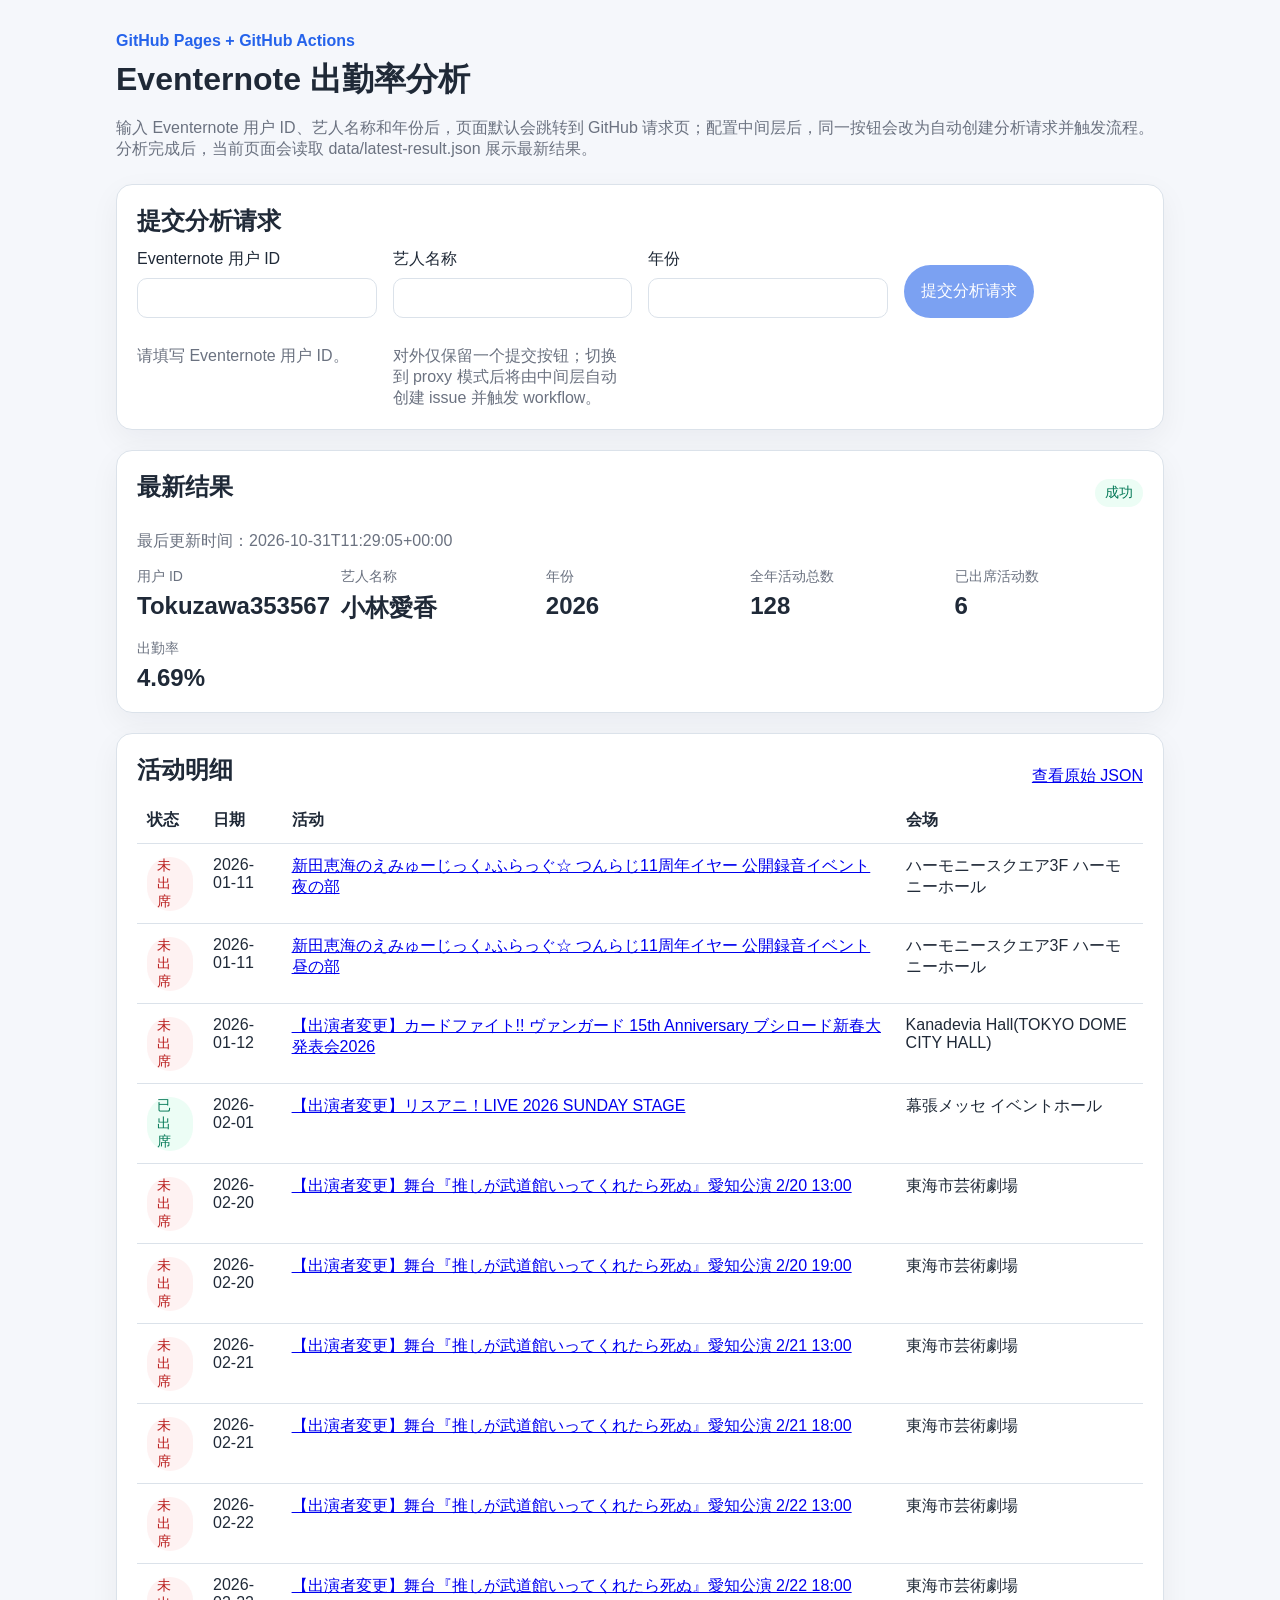
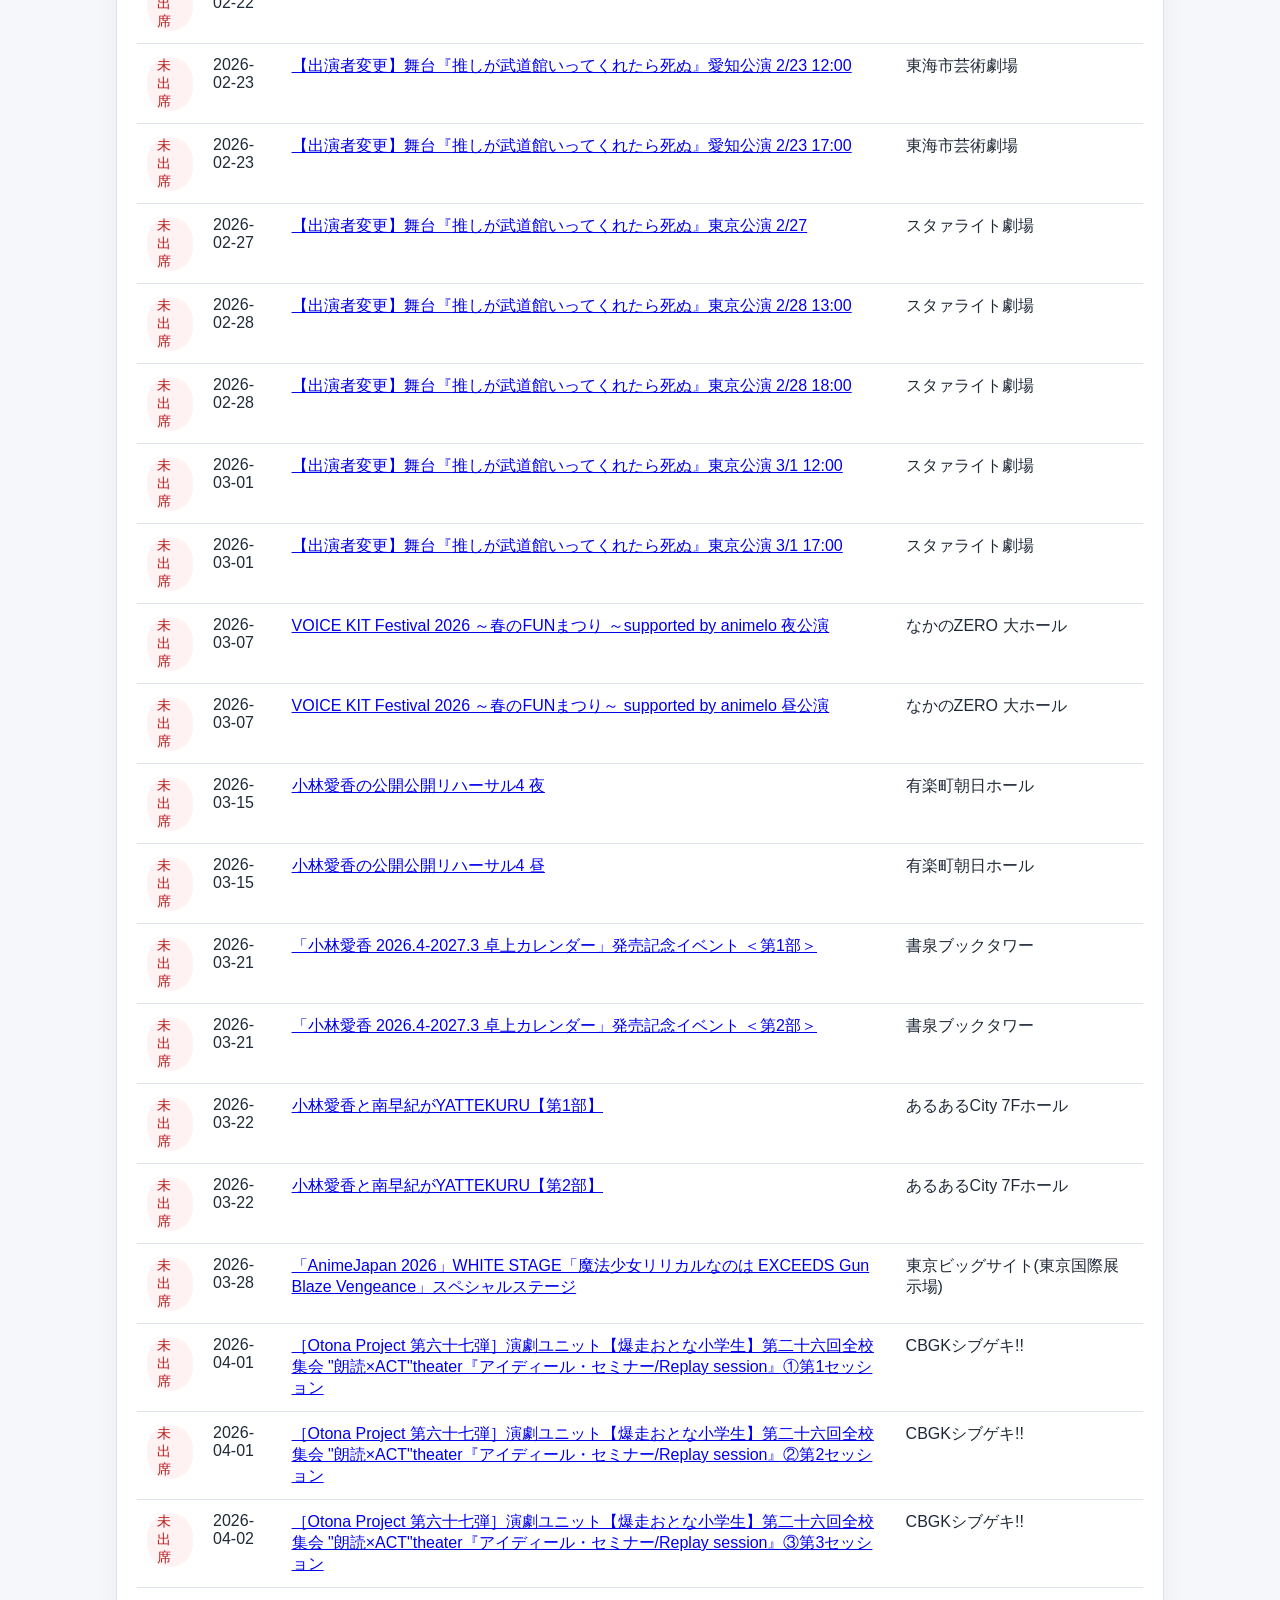
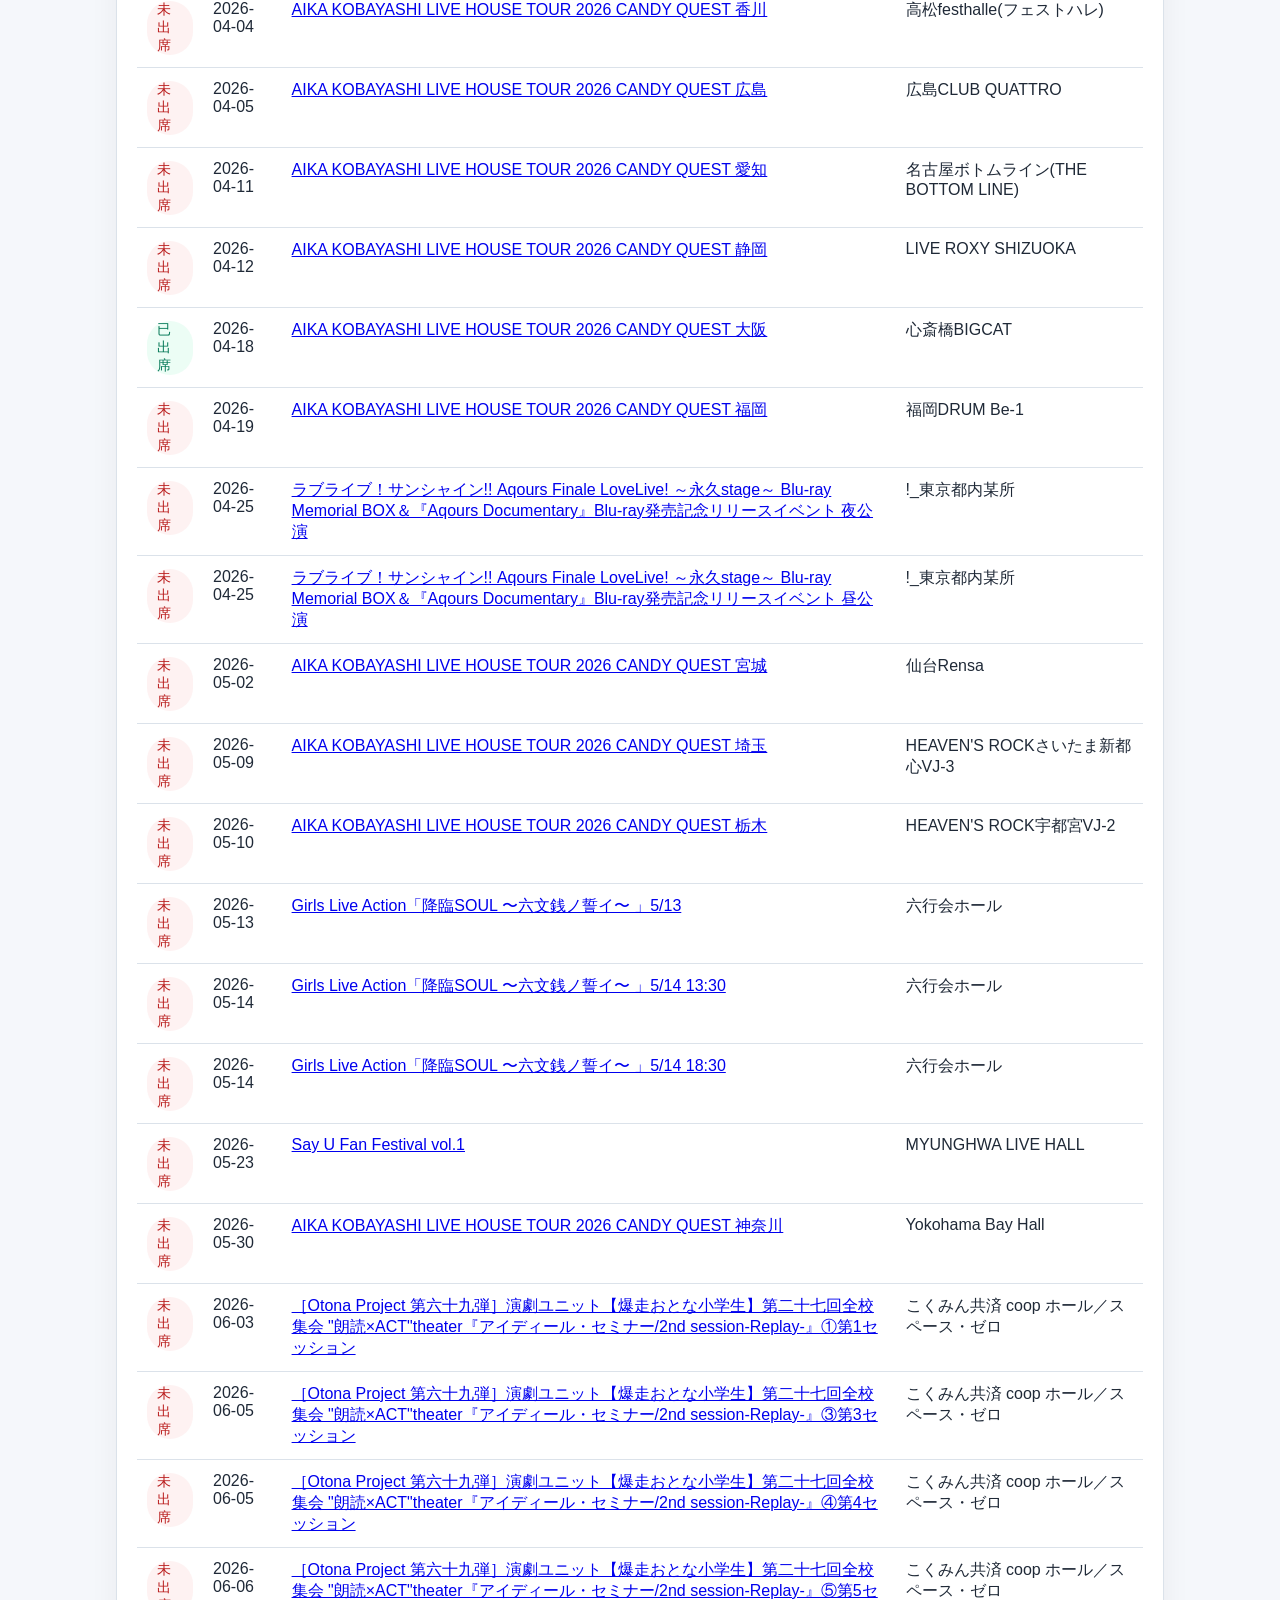
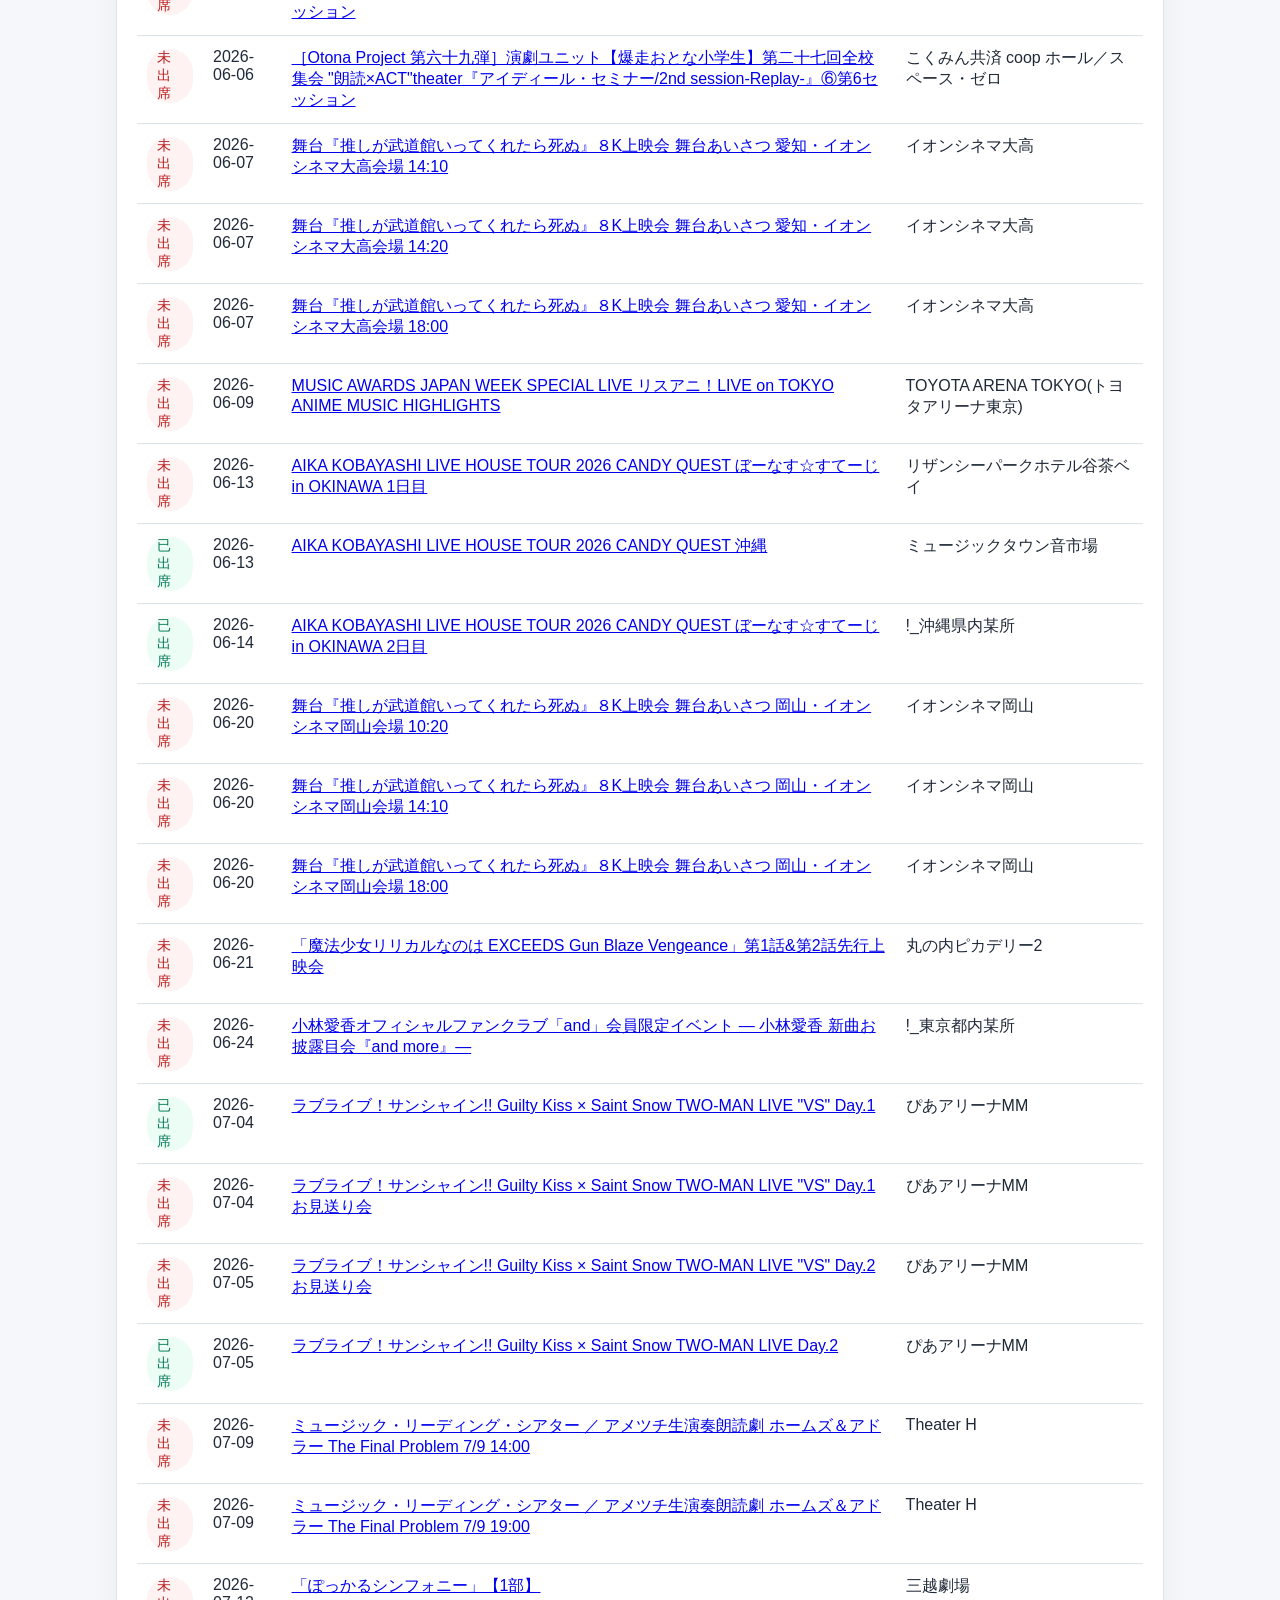
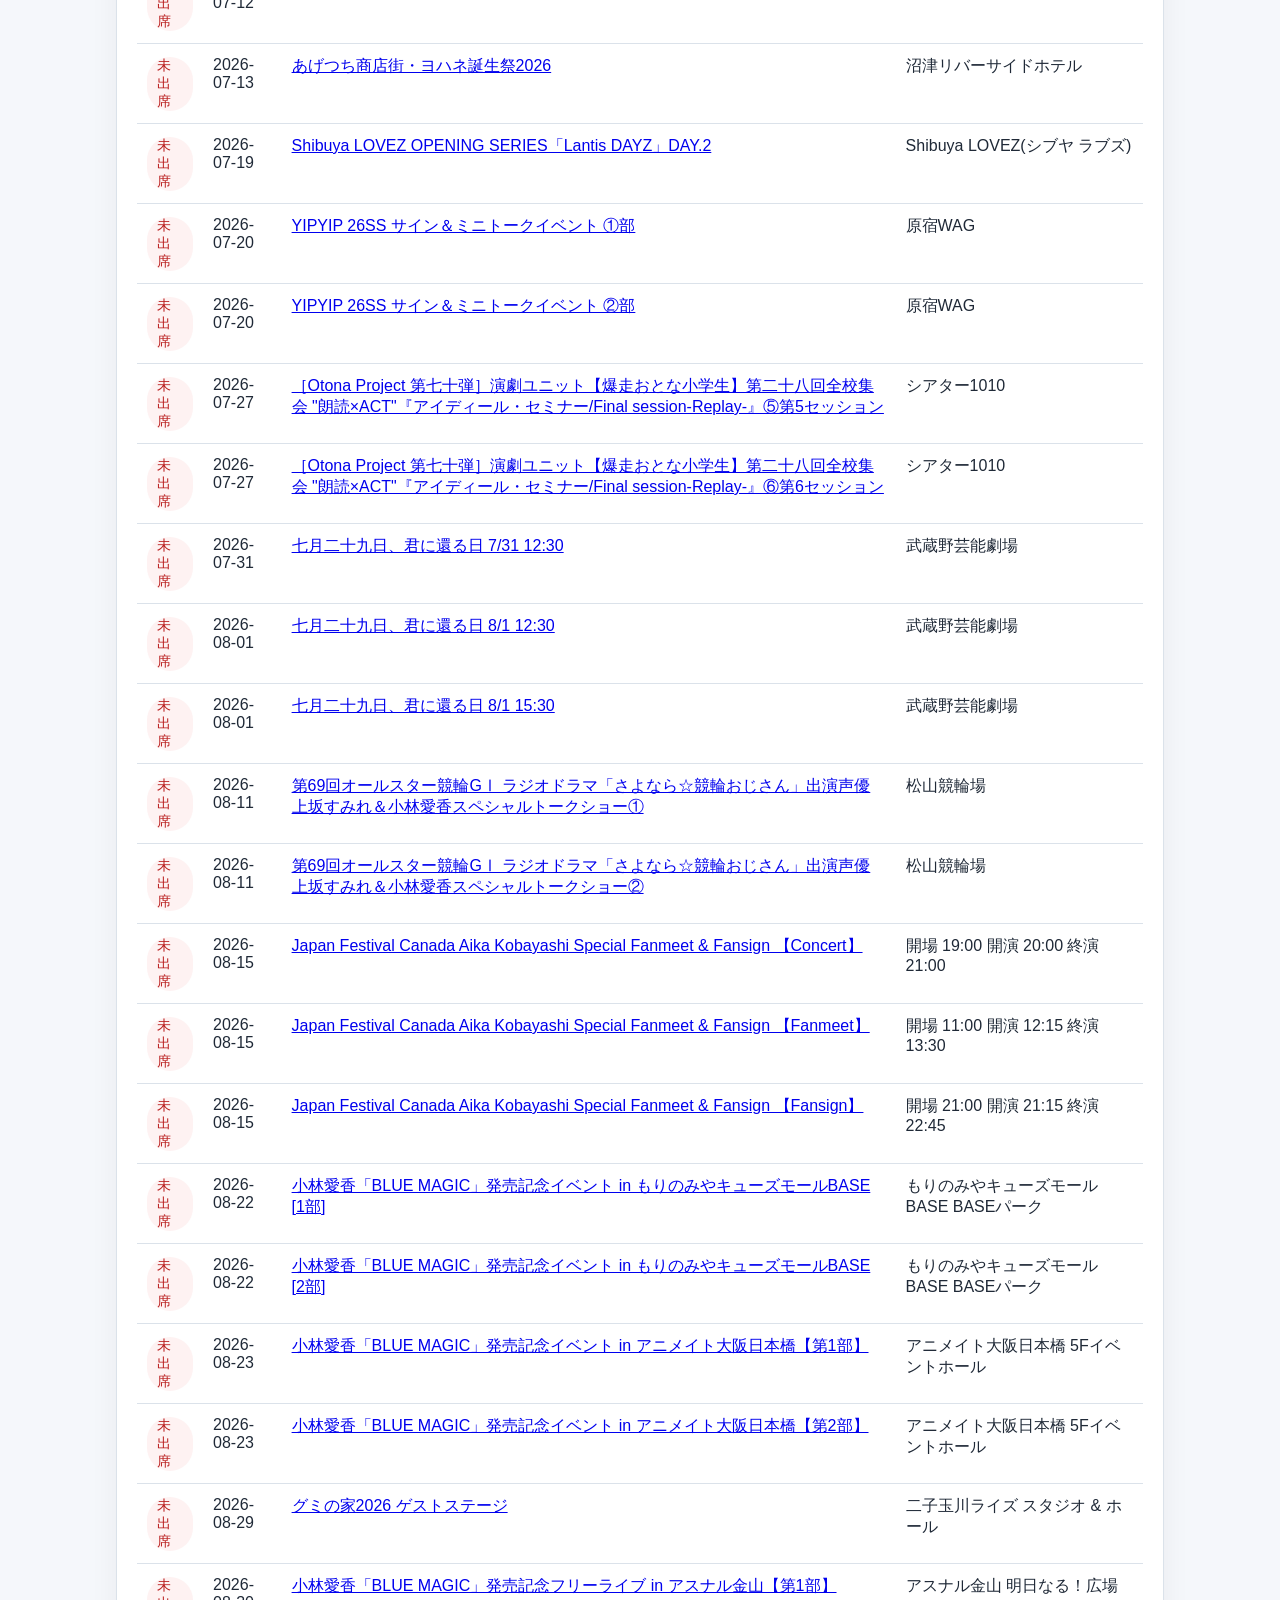
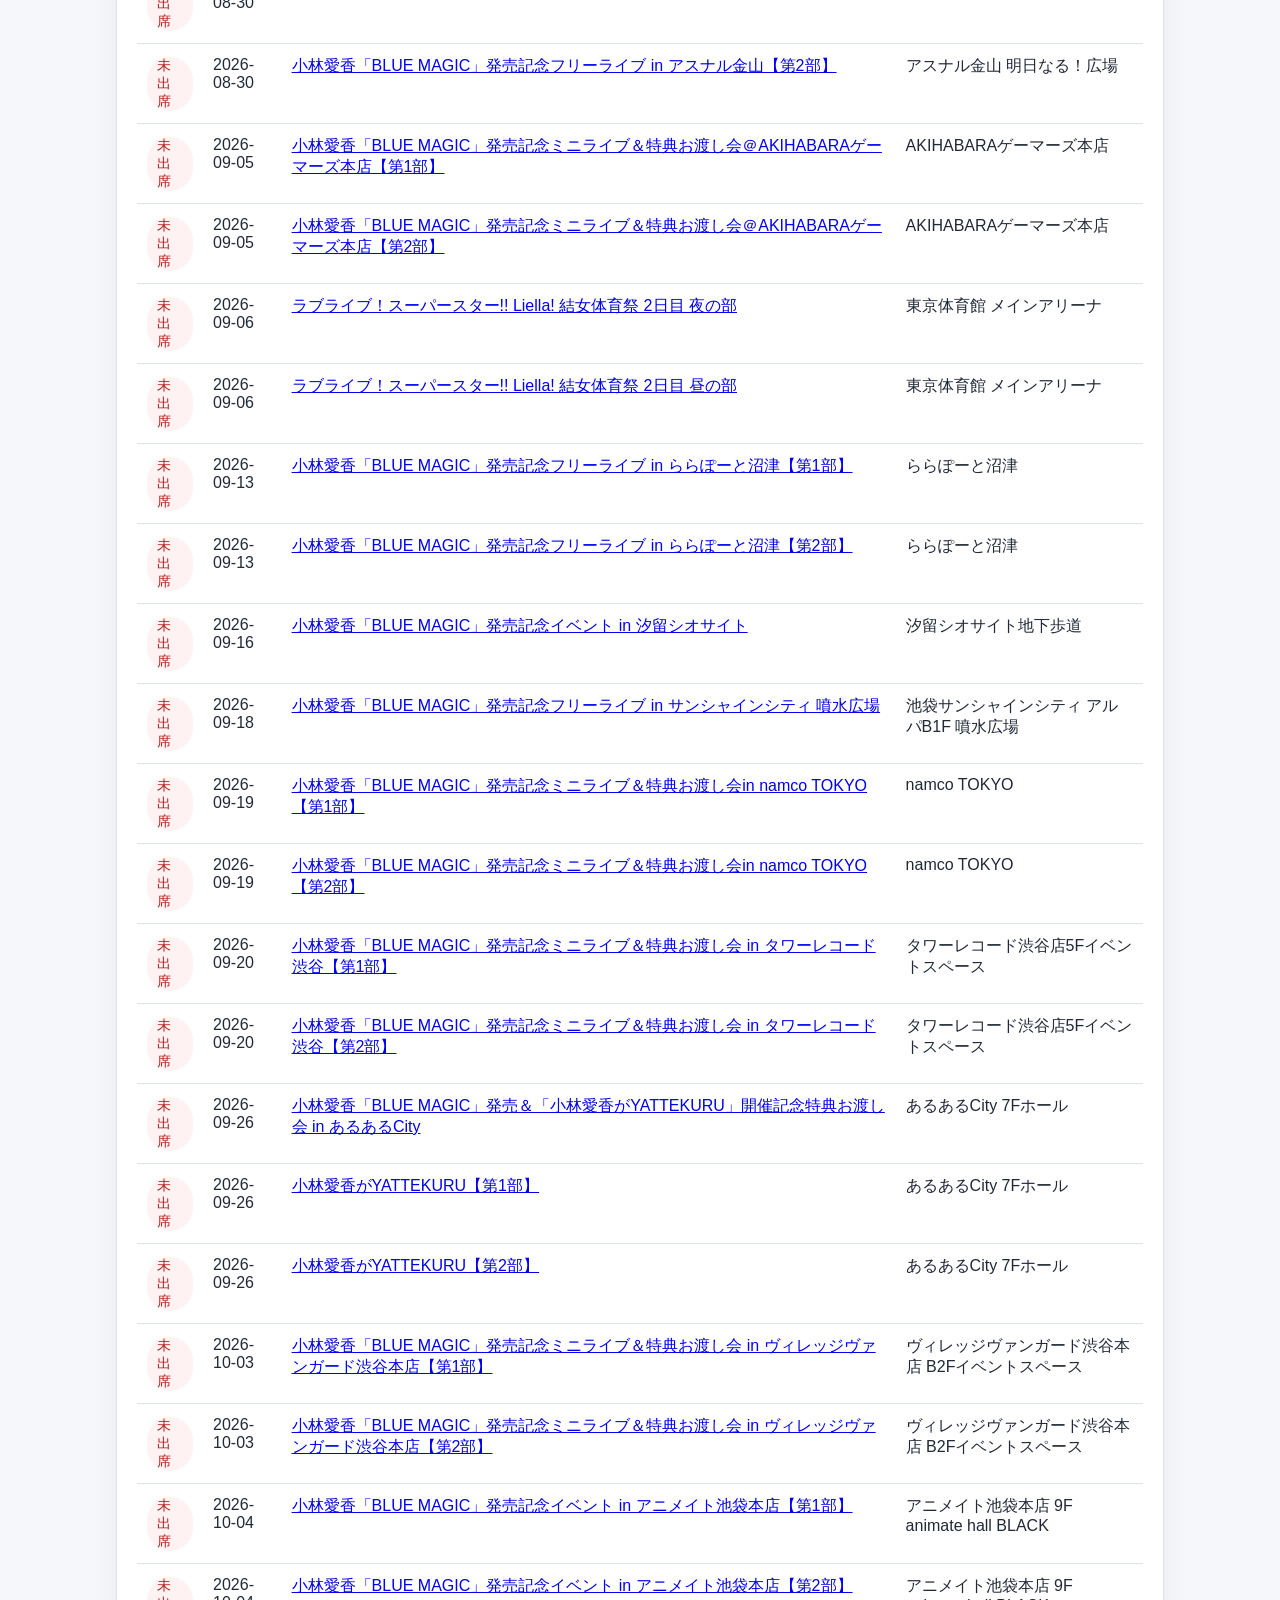
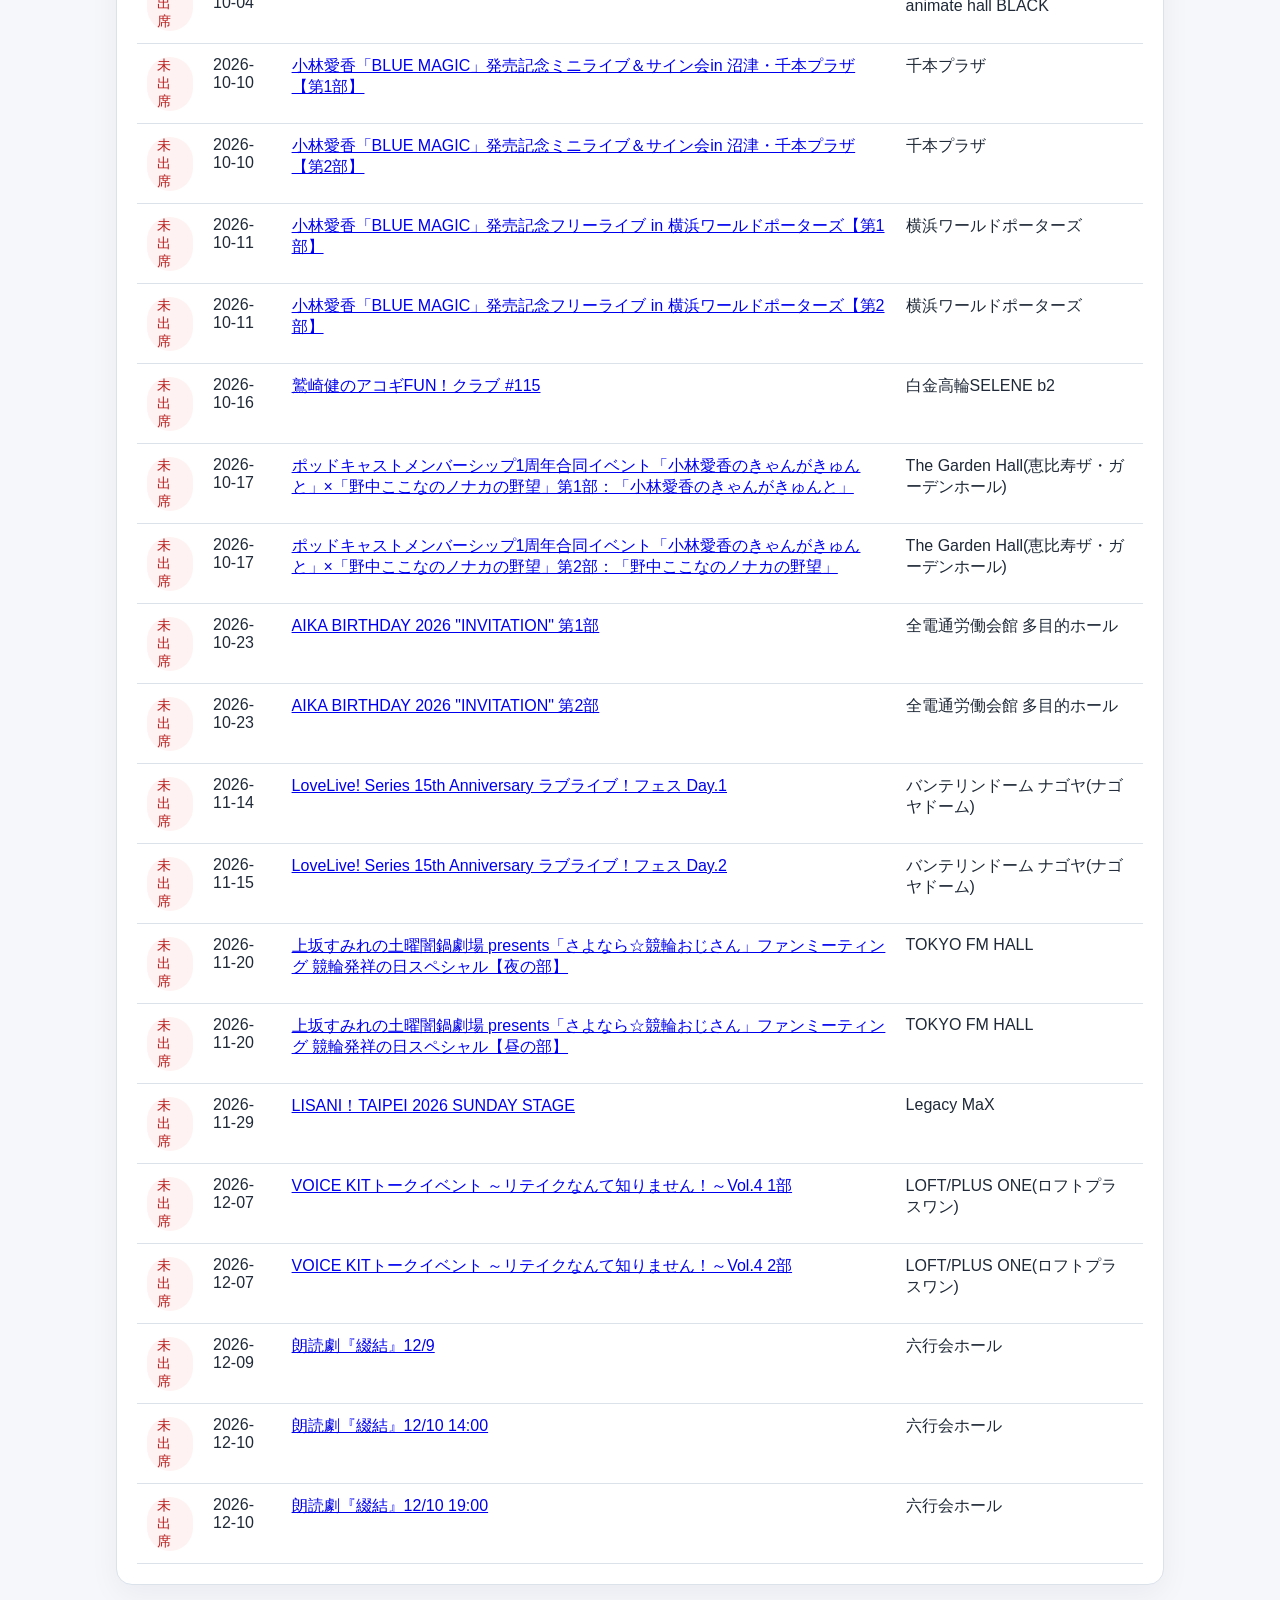
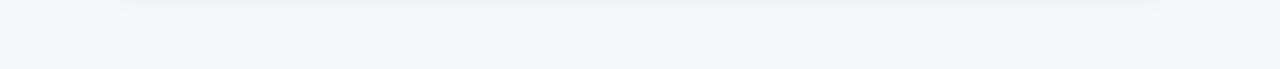
<file: index.html>
<!DOCTYPE html>
<html lang="zh-CN">
  <head>
    <meta charset="UTF-8" />
    <meta name="viewport" content="width=device-width, initial-scale=1.0" />
    <title>Eventernote 出勤率分析</title>
    <link rel="stylesheet" href="./style.css" />
  </head>
  <body>
    <main class="layout">
      <header class="hero">
        <p class="eyebrow">GitHub Pages + GitHub Actions</p>
        <h1>Eventernote 出勤率分析</h1>
        <p class="description">
          输入 Eventernote 用户 ID、艺人名称和年份后，页面默认会跳转到 GitHub 请求页；配置中间层后，同一按钮会改为自动创建分析请求并触发流程。
          分析完成后，当前页面会读取 <code>data/latest-result.json</code> 展示最新结果。
        </p>
      </header>

      <section class="card">
        <h2>提交分析请求</h2>
        <form id="request-form" class="grid-form">
          <label>
            <span>Eventernote 用户 ID</span>
            <input id="user-id" name="user_id" type="text" autocomplete="off" required />
          </label>
          <label>
            <span>艺人名称</span>
            <input id="actor-name" name="actor_name" type="text" autocomplete="off" required />
          </label>
          <label>
            <span>年份</span>
            <input id="year" name="year" type="number" min="2000" max="2100" inputmode="numeric" required />
          </label>
          <div class="actions">
            <button id="open-request" type="submit">提交分析请求</button>
          </div>
          <p id="request-hint" class="form-note">
            填完参数后将根据当前配置自动提交请求。
          </p>
          <div id="request-feedback" class="request-feedback hidden"></div>
          <p class="form-note">对外仅保留一个提交按钮；切换到 proxy 模式后将由中间层自动创建 issue 并触发 workflow。</p>
        </form>
      </section>

      <section class="card">
        <div class="section-title-row">
          <h2>最新结果</h2>
          <span id="status-pill" class="pill">读取中</span>
        </div>
        <p id="status-message" class="muted">正在加载最新分析结果…</p>
        <div id="summary" class="summary hidden">
          <div>
            <span>用户 ID</span>
            <strong id="summary-user-id">-</strong>
          </div>
          <div>
            <span>艺人名称</span>
            <strong id="summary-actor-name">-</strong>
          </div>
          <div>
            <span>年份</span>
            <strong id="summary-year">-</strong>
          </div>
          <div>
            <span>全年活动总数</span>
            <strong id="summary-total">-</strong>
          </div>
          <div>
            <span>已出席活动数</span>
            <strong id="summary-attended">-</strong>
          </div>
          <div>
            <span>出勤率</span>
            <strong id="summary-rate">-</strong>
          </div>
        </div>
        <div id="error-panel" class="error-panel hidden"></div>
        <ul id="warnings" class="warnings hidden"></ul>
      </section>

      <section class="card">
        <div class="section-title-row">
          <h2>活动明细</h2>
          <a href="./data/latest-result.json" target="_blank" rel="noreferrer">查看原始 JSON</a>
        </div>
        <div class="table-wrapper">
          <table>
            <thead>
              <tr>
                <th>状态</th>
                <th>日期</th>
                <th>活动</th>
                <th>会场</th>
              </tr>
            </thead>
            <tbody id="events-body">
              <tr>
                <td colspan="4" class="muted">尚无分析结果。</td>
              </tr>
            </tbody>
          </table>
        </div>
      </section>
    </main>

    <script src="./app.js" defer></script>
  </body>
</html>
</file>
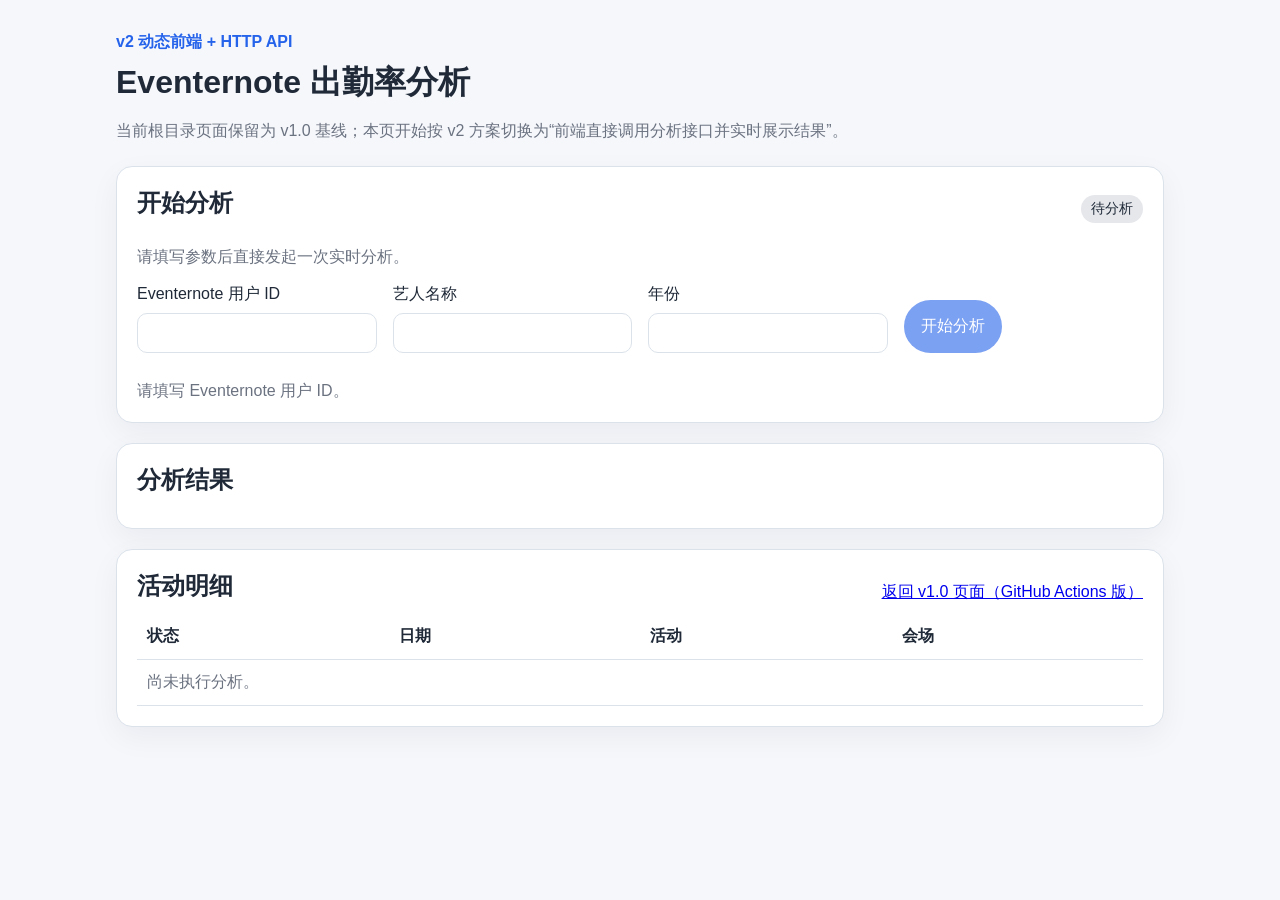
<file: v2/index.html>
<!DOCTYPE html>
<html lang="zh-CN">
  <head>
    <meta charset="UTF-8" />
    <meta name="viewport" content="width=device-width, initial-scale=1.0" />
    <title>Eventernote 出勤率分析 v2</title>
    <link rel="stylesheet" href="./style.css" />
  </head>
  <body>
    <main class="layout">
      <header class="hero">
        <p class="eyebrow">v2 动态前端 + HTTP API</p>
        <h1>Eventernote 出勤率分析</h1>
        <p class="description">
          当前根目录页面保留为 v1.0 基线；本页开始按 v2 方案切换为“前端直接调用分析接口并实时展示结果”。
        </p>
      </header>

      <section class="card">
        <div class="section-title-row">
          <h2>开始分析</h2>
          <span id="status-pill" class="pill">待分析</span>
        </div>
        <p id="status-message" class="muted">请填写参数后直接发起一次实时分析。</p>
        <form id="request-form" class="grid-form">
          <label>
            <span>Eventernote 用户 ID</span>
            <input id="user-id" name="user_id" type="text" autocomplete="off" required />
          </label>
          <label>
            <span>艺人名称</span>
            <input id="actor-name" name="actor_name" type="text" autocomplete="off" required />
          </label>
          <label>
            <span>年份</span>
            <input id="year" name="year" type="number" min="2000" max="2100" inputmode="numeric" required />
          </label>
          <div class="actions">
            <button id="run-analysis" type="submit">开始分析</button>
          </div>
          <p id="api-hint" class="form-note">正在加载 v2 接口配置…</p>
          <div id="request-feedback" class="request-feedback hidden"></div>
        </form>
      </section>

      <section class="card">
        <h2>分析结果</h2>
        <div id="summary" class="summary hidden">
          <div>
            <span>用户 ID</span>
            <strong id="summary-user-id">-</strong>
          </div>
          <div>
            <span>艺人名称</span>
            <strong id="summary-actor-name">-</strong>
          </div>
          <div>
            <span>年份</span>
            <strong id="summary-year">-</strong>
          </div>
          <div>
            <span>全年活动总数</span>
            <strong id="summary-total">-</strong>
          </div>
          <div>
            <span>已出席活动数</span>
            <strong id="summary-attended">-</strong>
          </div>
          <div>
            <span>出勤率</span>
            <strong id="summary-rate">-</strong>
          </div>
        </div>
        <div id="error-panel" class="error-panel hidden"></div>
        <ul id="warnings" class="warnings hidden"></ul>
      </section>

      <section class="card">
        <div class="section-title-row">
          <h2>活动明细</h2>
          <a href="../index.html" aria-label="返回 v1.0 GitHub Actions 页面">返回 v1.0 页面（GitHub Actions 版）</a>
        </div>
        <div class="table-wrapper">
          <table>
            <thead>
              <tr>
                <th>状态</th>
                <th>日期</th>
                <th>活动</th>
                <th>会场</th>
              </tr>
            </thead>
            <tbody id="events-body">
              <tr>
                <td colspan="4" class="muted">尚未执行分析。</td>
              </tr>
            </tbody>
          </table>
        </div>
      </section>
    </main>

    <script src="./app.js" defer></script>
  </body>
</html>
</file>
<file: style.css>
:root {
  color-scheme: light;
  --bg: #f5f7fb;
  --card: #ffffff;
  --text: #1f2937;
  --muted: #6b7280;
  --border: #dbe2ea;
  --accent: #2563eb;
  --success-bg: #ecfdf5;
  --success-text: #047857;
  --danger-bg: #fef2f2;
  --danger-text: #b91c1c;
}

* {
  box-sizing: border-box;
}

body {
  margin: 0;
  font-family: -apple-system, BlinkMacSystemFont, "Segoe UI", sans-serif;
  background: var(--bg);
  color: var(--text);
}

code,
pre,
input,
button,
a {
  font: inherit;
}

.layout {
  max-width: 1080px;
  margin: 0 auto;
  padding: 32px 16px 64px;
}

.hero {
  margin-bottom: 24px;
}

.eyebrow {
  margin: 0 0 8px;
  color: var(--accent);
  font-weight: 600;
}

h1,
h2 {
  margin: 0 0 12px;
}

.description,
.muted {
  color: var(--muted);
}

.card {
  background: var(--card);
  border: 1px solid var(--border);
  border-radius: 16px;
  padding: 20px;
  margin-bottom: 20px;
  box-shadow: 0 10px 30px rgba(15, 23, 42, 0.05);
}

.grid-form {
  display: grid;
  grid-template-columns: repeat(auto-fit, minmax(220px, 1fr));
  gap: 16px;
}

label {
  display: grid;
  gap: 8px;
}

input {
  width: 100%;
  padding: 10px 12px;
  border: 1px solid var(--border);
  border-radius: 10px;
  background: #fff;
}

.actions {
  display: flex;
  gap: 12px;
  flex-wrap: wrap;
  margin-top: 16px;
}

.form-note {
  margin: 12px 0 0;
  color: var(--muted);
}

.request-feedback {
  margin-top: 12px;
  padding: 12px 14px;
  border-radius: 12px;
  border: 1px solid var(--border);
  background: #eff6ff;
  color: #1d4ed8;
}

.request-feedback.success {
  background: var(--success-bg);
  color: var(--success-text);
  border-color: rgba(4, 120, 87, 0.2);
}

.request-feedback.error {
  background: var(--danger-bg);
  color: var(--danger-text);
  border-color: rgba(185, 28, 28, 0.2);
}

.request-feedback p {
  margin: 0;
}

.request-feedback-links {
  display: flex;
  gap: 12px;
  flex-wrap: wrap;
  margin-top: 10px;
}

button,
.secondary-button {
  display: inline-flex;
  align-items: center;
  justify-content: center;
  min-height: 42px;
  padding: 0 16px;
  border-radius: 999px;
  border: 1px solid transparent;
  cursor: pointer;
  text-decoration: none;
}

button {
  background: var(--accent);
  color: #fff;
}

button:disabled {
  cursor: not-allowed;
  opacity: 0.6;
}

.secondary-button {
  background: #fff;
  color: var(--text);
  border-color: var(--border);
}

.section-title-row {
  display: flex;
  align-items: center;
  justify-content: space-between;
  gap: 12px;
}

.pill {
  display: inline-flex;
  align-items: center;
  min-height: 28px;
  padding: 0 10px;
  border-radius: 999px;
  background: #e5e7eb;
  font-size: 14px;
}

.pill.success {
  background: var(--success-bg);
  color: var(--success-text);
}

.pill.error {
  background: var(--danger-bg);
  color: var(--danger-text);
}

.summary {
  display: grid;
  grid-template-columns: repeat(auto-fit, minmax(160px, 1fr));
  gap: 16px;
  margin-top: 16px;
}

.summary span {
  display: block;
  color: var(--muted);
  font-size: 14px;
}

.summary strong {
  display: block;
  margin-top: 6px;
  font-size: 24px;
}

.error-panel {
  margin-top: 16px;
  padding: 12px 14px;
  border-radius: 12px;
  background: var(--danger-bg);
  color: var(--danger-text);
}

.warnings {
  margin: 16px 0 0;
  padding-left: 20px;
  color: #92400e;
}

.table-wrapper {
  overflow-x: auto;
}

table {
  width: 100%;
  border-collapse: collapse;
}

th,
td {
  padding: 12px 10px;
  border-bottom: 1px solid var(--border);
  text-align: left;
  vertical-align: top;
}

.status-badge {
  display: inline-flex;
  align-items: center;
  min-height: 28px;
  padding: 0 10px;
  border-radius: 999px;
  font-size: 14px;
}

.status-badge.attended {
  background: var(--success-bg);
  color: var(--success-text);
}

.status-badge.missed {
  background: var(--danger-bg);
  color: var(--danger-text);
}

.hidden {
  display: none;
}

@media (max-width: 640px) {
  .layout {
    padding: 24px 12px 48px;
  }

  .card {
    padding: 16px;
  }
}
</file>
<file: v2/style.css>
:root {
  color-scheme: light;
  --bg: #f5f7fb;
  --card: #ffffff;
  --text: #1f2937;
  --muted: #6b7280;
  --border: #dbe2ea;
  --accent: #2563eb;
  --success-bg: #ecfdf5;
  --success-text: #047857;
  --danger-bg: #fef2f2;
  --danger-text: #b91c1c;
}

* {
  box-sizing: border-box;
}

body {
  margin: 0;
  font-family: -apple-system, BlinkMacSystemFont, "Segoe UI", sans-serif;
  background: var(--bg);
  color: var(--text);
}

code,
pre,
input,
button,
a {
  font: inherit;
}

.layout {
  max-width: 1080px;
  margin: 0 auto;
  padding: 32px 16px 64px;
}

.hero {
  margin-bottom: 24px;
}

.eyebrow {
  margin: 0 0 8px;
  color: var(--accent);
  font-weight: 600;
}

h1,
h2 {
  margin: 0 0 12px;
}

.description,
.muted {
  color: var(--muted);
}

.card {
  background: var(--card);
  border: 1px solid var(--border);
  border-radius: 16px;
  padding: 20px;
  margin-bottom: 20px;
  box-shadow: 0 10px 30px rgba(15, 23, 42, 0.05);
}

.grid-form {
  display: grid;
  grid-template-columns: repeat(auto-fit, minmax(220px, 1fr));
  gap: 16px;
}

label {
  display: grid;
  gap: 8px;
}

input {
  width: 100%;
  padding: 10px 12px;
  border: 1px solid var(--border);
  border-radius: 10px;
  background: #fff;
}

.actions {
  display: flex;
  gap: 12px;
  flex-wrap: wrap;
  margin-top: 16px;
}

.form-note {
  margin: 12px 0 0;
  color: var(--muted);
}

.request-feedback {
  margin-top: 12px;
  padding: 12px 14px;
  border-radius: 12px;
  border: 1px solid var(--border);
  background: #eff6ff;
  color: #1d4ed8;
}

.request-feedback.success {
  background: var(--success-bg);
  color: var(--success-text);
  border-color: rgba(4, 120, 87, 0.2);
}

.request-feedback.error {
  background: var(--danger-bg);
  color: var(--danger-text);
  border-color: rgba(185, 28, 28, 0.2);
}

.request-feedback p {
  margin: 0;
}

.request-feedback-links {
  display: flex;
  gap: 12px;
  flex-wrap: wrap;
  margin-top: 10px;
}

button,
.secondary-button {
  display: inline-flex;
  align-items: center;
  justify-content: center;
  min-height: 42px;
  padding: 0 16px;
  border-radius: 999px;
  border: 1px solid transparent;
  cursor: pointer;
  text-decoration: none;
}

button {
  background: var(--accent);
  color: #fff;
}

button:disabled {
  cursor: not-allowed;
  opacity: 0.6;
}

button:focus-visible,
a:focus-visible {
  outline: 3px solid var(--accent);
  outline-offset: 2px;
}

.secondary-button {
  background: #fff;
  color: var(--text);
  border-color: var(--border);
}

.section-title-row {
  display: flex;
  align-items: center;
  justify-content: space-between;
  gap: 12px;
}

.pill {
  display: inline-flex;
  align-items: center;
  min-height: 28px;
  padding: 0 10px;
  border-radius: 999px;
  background: #e5e7eb;
  font-size: 14px;
}

.pill.success {
  background: var(--success-bg);
  color: var(--success-text);
}

.pill.error {
  background: var(--danger-bg);
  color: var(--danger-text);
}

.summary {
  display: grid;
  grid-template-columns: repeat(auto-fit, minmax(160px, 1fr));
  gap: 16px;
  margin-top: 16px;
}

.summary span {
  display: block;
  color: var(--muted);
  font-size: 14px;
}

.summary strong {
  display: block;
  margin-top: 6px;
  font-size: 24px;
}

.error-panel {
  margin-top: 16px;
  padding: 12px 14px;
  border-radius: 12px;
  background: var(--danger-bg);
  color: var(--danger-text);
}

.warnings {
  margin: 16px 0 0;
  padding-left: 20px;
  color: #92400e;
}

.table-wrapper {
  overflow-x: auto;
}

table {
  width: 100%;
  border-collapse: collapse;
}

th,
td {
  padding: 12px 10px;
  border-bottom: 1px solid var(--border);
  text-align: left;
  vertical-align: top;
}

.status-badge {
  display: inline-flex;
  align-items: center;
  min-height: 28px;
  padding: 0 10px;
  border-radius: 999px;
  font-size: 14px;
}

.status-badge.attended {
  background: var(--success-bg);
  color: var(--success-text);
}

.status-badge.missed {
  background: var(--danger-bg);
  color: var(--danger-text);
}

.hidden {
  display: none;
}

@media (max-width: 640px) {
  .layout {
    padding: 24px 12px 48px;
  }

  .card {
    padding: 16px;
  }
}
</file>
